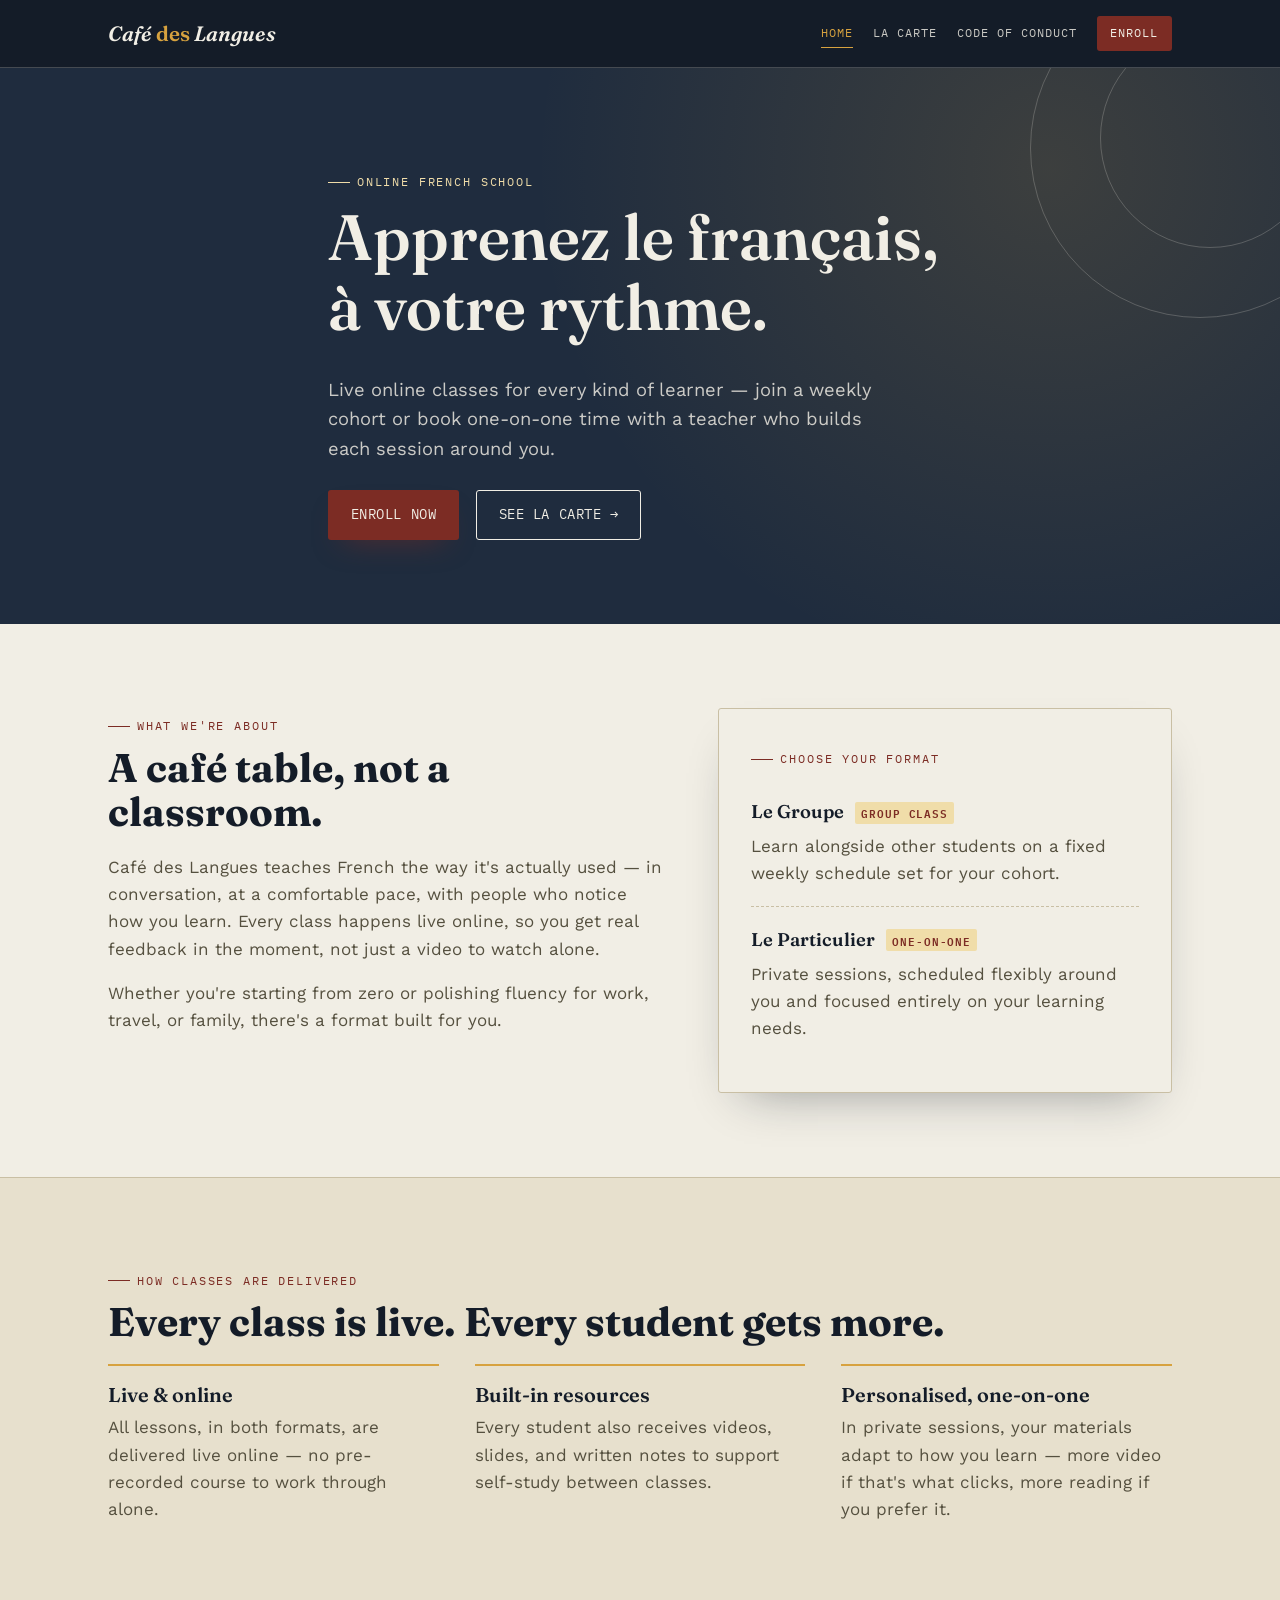
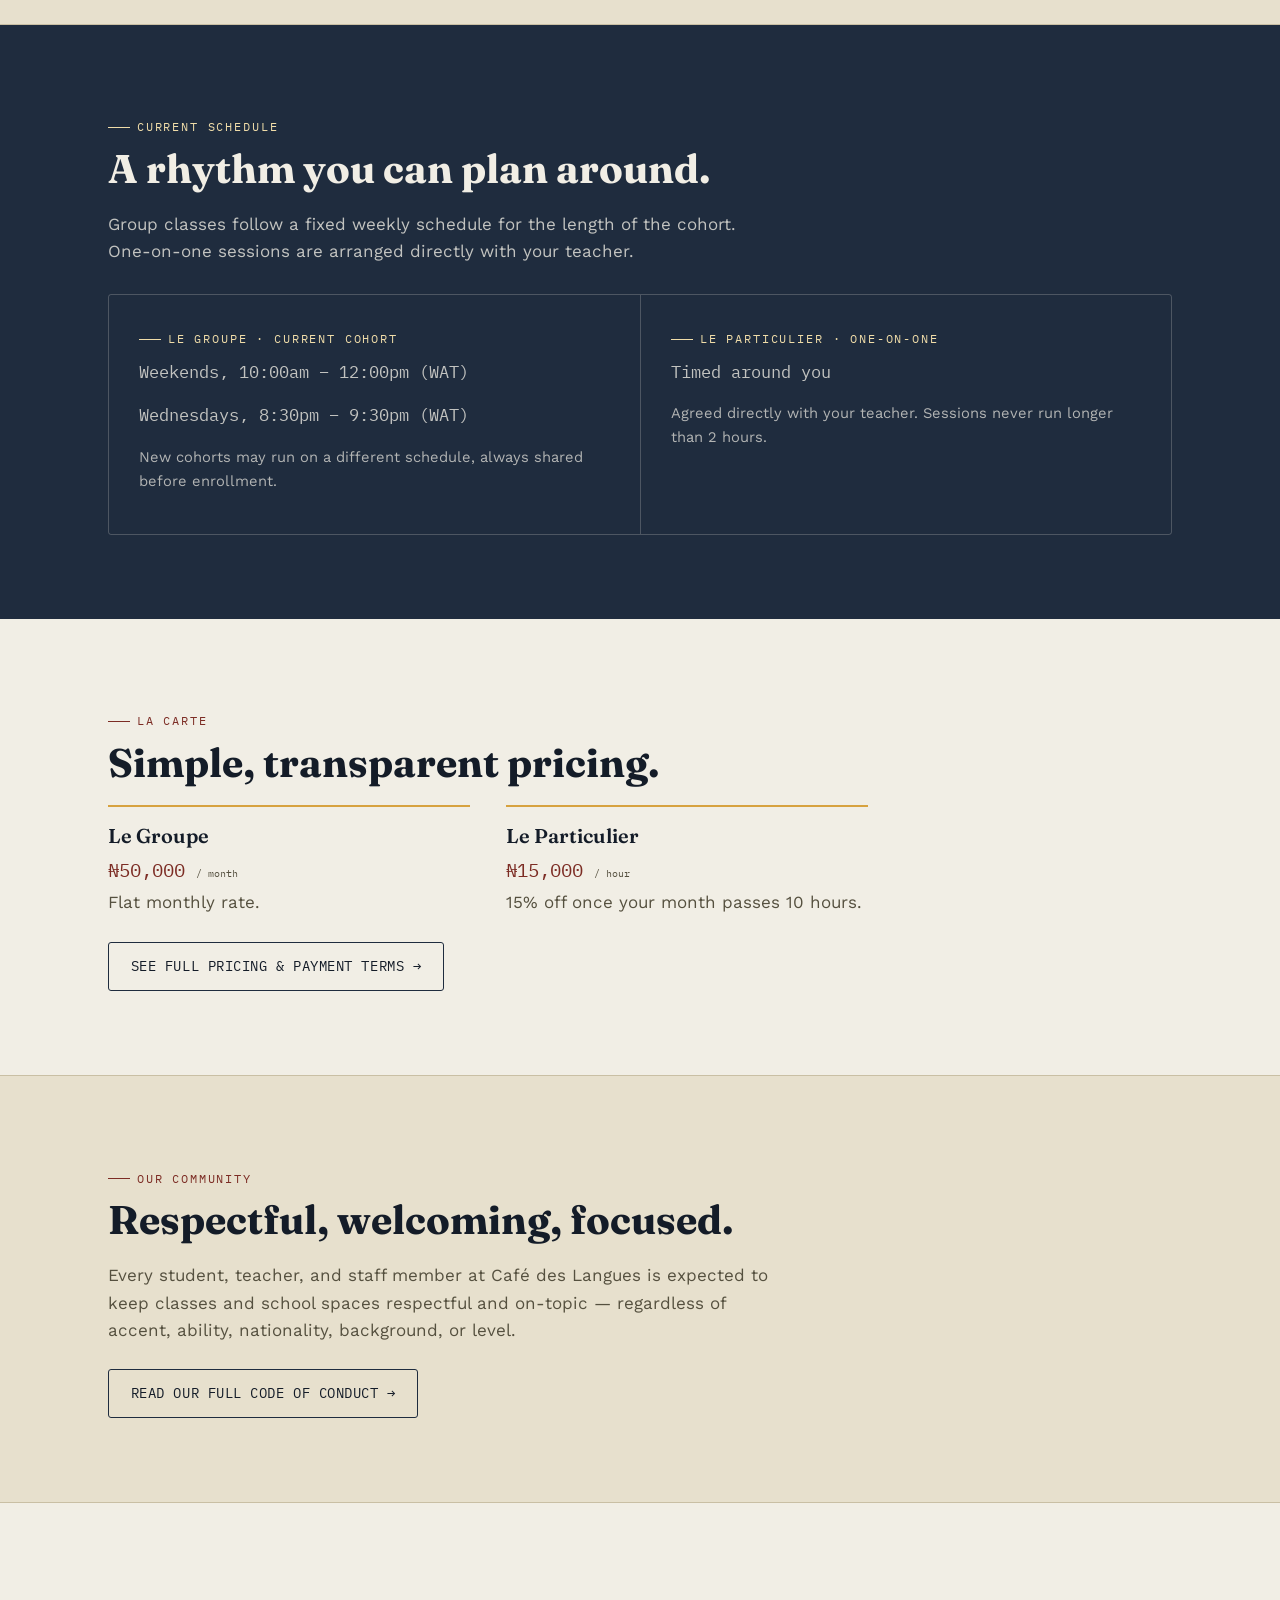
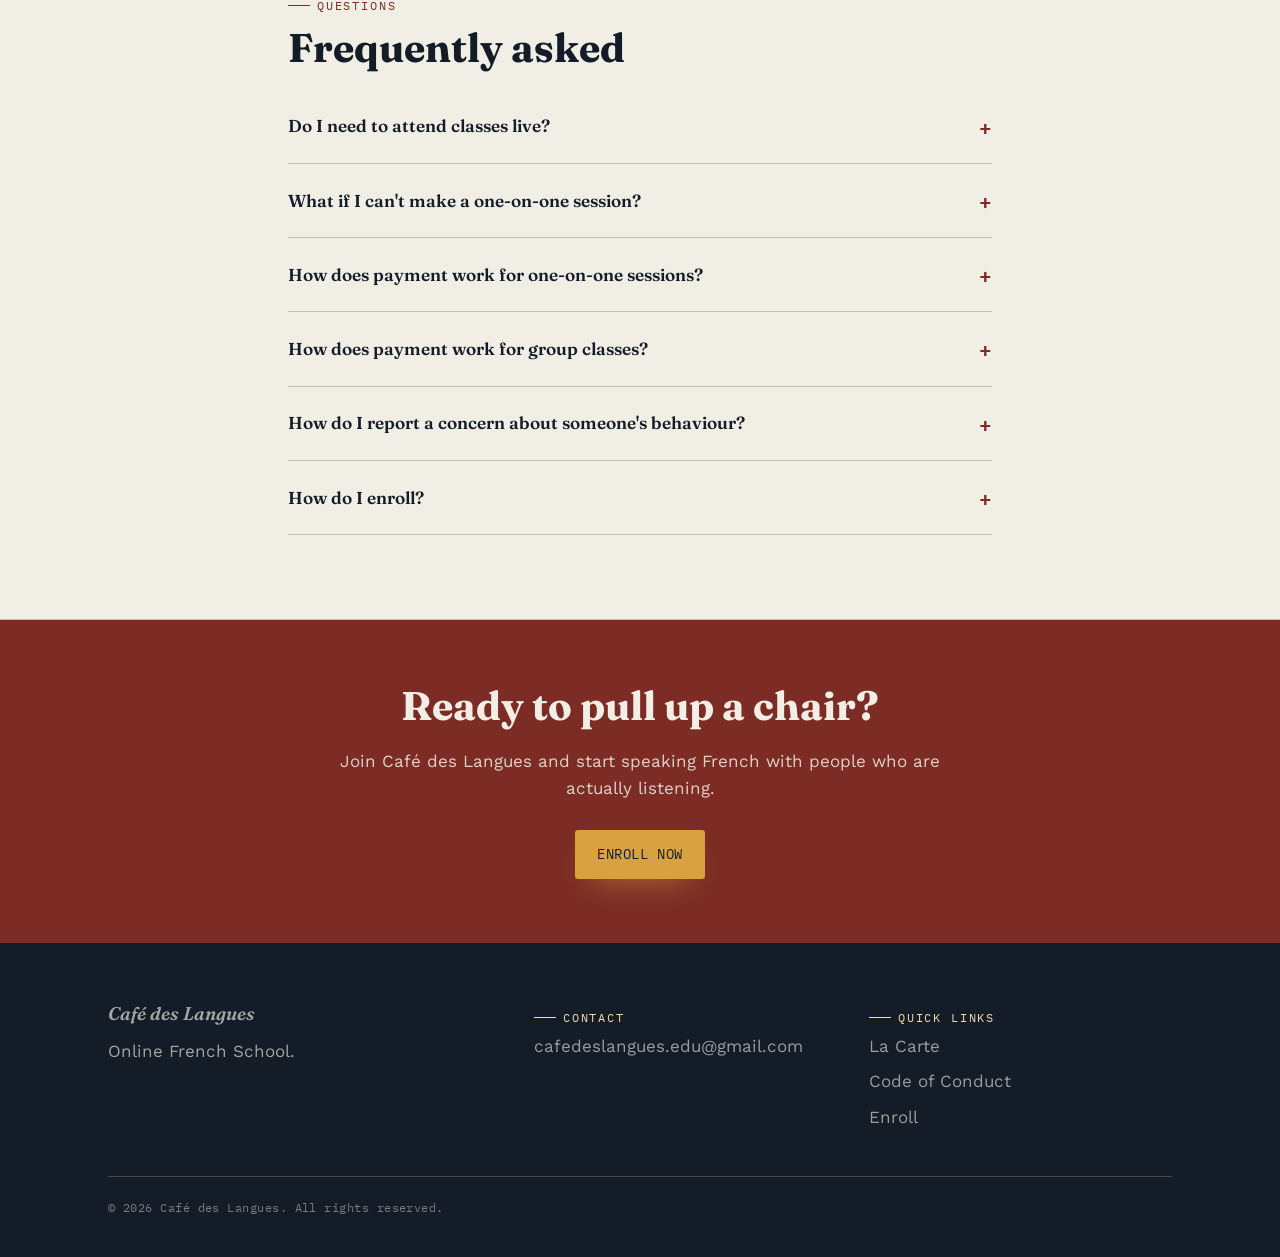
<file: index.html>
<!DOCTYPE html>
<html lang="en">
<head>
<meta charset="UTF-8">
<meta name="viewport" content="width=device-width, initial-scale=1.0">
<title>Café des Langues — Online French School</title>
<meta name="description" content="Café des Langues is an online French school offering live group classes and one-on-one sessions, taught with warmth and a real conversation at the table.">
<link rel="preconnect" href="https://fonts.googleapis.com">
<link rel="preconnect" href="https://fonts.gstatic.com" crossorigin>
<link href="https://fonts.googleapis.com/css2?family=Fraunces:ital,opsz,wght@0,9..144,500;0,9..144,600;0,9..144,700;1,9..144,500&family=Work+Sans:wght@400;500;600&family=IBM+Plex+Mono:wght@400;500&display=swap" rel="stylesheet">
<link rel="stylesheet" href="css/style.css">
</head>
<body>

<header class="site-header">
  <div class="wrap">
    <a href="index.html" class="wordmark">Café <span>des</span> Langues</a>
    <nav class="site-nav" aria-label="Primary">
      <a href="index.html" class="is-active">Home</a>
      <a href="pricing.html">La Carte</a>
      <a href="code-of-conduct.html">Code of Conduct</a>
      <a href="enroll.html" class="nav-cta">Enroll</a>
    </nav>
  </div>
</header>

<section class="hero">
  <div class="wrap hero-grid">
    <p class="eyebrow">Online French School</p>
    <h1>Apprenez le français,<br>à votre rythme.</h1>
    <p class="lede">Live online classes for every kind of learner — join a weekly cohort or book one-on-one time with a teacher who builds each session around you.</p>
    <div class="cta-row">
      <a class="btn btn-wine" href="enroll.html">Enroll now</a>
      <a class="btn btn-outline" href="pricing.html" style="border-color:#F1EEE5; color:#F1EEE5;">See la carte →</a>
    </div>
  </div>
</section>

<section class="section" id="about">
  <div class="wrap about-grid">
    <div>
      <p class="eyebrow">What we're about</p>
      <h2>A café table, not a classroom.</h2>
      <p>Café des Langues teaches French the way it's actually used — in conversation, at a comfortable pace, with people who notice how you learn. Every class happens live online, so you get real feedback in the moment, not just a video to watch alone.</p>
      <p>Whether you're starting from zero or polishing fluency for work, travel, or family, there's a format built for you.</p>
    </div>
    <div class="format-card">
      <p class="eyebrow">Choose your format</p>
      <dl class="menu-list">
        <div class="menu-item">
          <dt>Le Groupe <span class="tag">Group Class</span></dt>
          <dd>Learn alongside other students on a fixed weekly schedule set for your cohort.</dd>
        </div>
        <div class="menu-item">
          <dt>Le Particulier <span class="tag">One-on-One</span></dt>
          <dd>Private sessions, scheduled flexibly around you and focused entirely on your learning needs.</dd>
        </div>
      </dl>
    </div>
  </div>
</section>

<section class="section section-alt">
  <div class="wrap">
    <p class="eyebrow">How classes are delivered</p>
    <h2>Every class is live. Every student gets more.</h2>
    <div class="trio">
      <div class="trio-item">
        <h3>Live &amp; online</h3>
        <p>All lessons, in both formats, are delivered live online — no pre-recorded course to work through alone.</p>
      </div>
      <div class="trio-item">
        <h3>Built-in resources</h3>
        <p>Every student also receives videos, slides, and written notes to support self-study between classes.</p>
      </div>
      <div class="trio-item">
        <h3>Personalised, one-on-one</h3>
        <p>In private sessions, your materials adapt to how you learn — more video if that's what clicks, more reading if you prefer it.</p>
      </div>
    </div>
  </div>
</section>

<section class="section section-dark">
  <div class="wrap">
    <p class="eyebrow">Current schedule</p>
    <h2>A rhythm you can plan around.</h2>
    <p style="max-width:60ch;">Group classes follow a fixed weekly schedule for the length of the cohort. One-on-one sessions are arranged directly with your teacher.</p>
    <div class="schedule-card">
      <div class="schedule-cell">
        <p class="eyebrow">Le Groupe · current cohort</p>
        <p class="schedule-time">Weekends, 10:00am – 12:00pm (WAT)</p>
        <p class="schedule-time">Wednesdays, 8:30pm – 9:30pm (WAT)</p>
        <p style="color:rgba(241,238,229,0.7); font-size:0.92rem; margin-top:10px;">New cohorts may run on a different schedule, always shared before enrollment.</p>
      </div>
      <div class="schedule-cell">
        <p class="eyebrow">Le Particulier · one-on-one</p>
        <p class="schedule-time">Timed around you</p>
        <p style="color:rgba(241,238,229,0.7); font-size:0.92rem; margin-top:10px;">Agreed directly with your teacher. Sessions never run longer than 2 hours.</p>
      </div>
    </div>
  </div>
</section>

<section class="section">
  <div class="wrap">
    <p class="eyebrow">La carte</p>
    <h2>Simple, transparent pricing.</h2>
    <div class="trio" style="grid-template-columns:1fr 1fr; max-width:760px;">
      <div class="trio-item">
        <h3>Le Groupe</h3>
        <p style="font-family:var(--font-mono); color:var(--wine); font-size:1.2rem; margin-bottom:0.2em;">₦50,000 <small style="font-size:0.6rem; color:var(--ink-soft);">/ month</small></p>
        <p>Flat monthly rate.</p>
      </div>
      <div class="trio-item">
        <h3>Le Particulier</h3>
        <p style="font-family:var(--font-mono); color:var(--wine); font-size:1.2rem; margin-bottom:0.2em;">₦15,000 <small style="font-size:0.6rem; color:var(--ink-soft);">/ hour</small></p>
        <p>15% off once your month passes 10 hours.</p>
      </div>
    </div>
    <a class="btn btn-outline" href="pricing.html" style="margin-top:8px;">See full pricing &amp; payment terms →</a>
  </div>
</section>

<section class="section section-alt">
  <div class="wrap">
    <p class="eyebrow">Our community</p>
    <h2>Respectful, welcoming, focused.</h2>
    <p style="max-width:60ch;">Every student, teacher, and staff member at Café des Langues is expected to keep classes and school spaces respectful and on-topic — regardless of accent, ability, nationality, background, or level.</p>
    <a class="btn btn-outline" href="code-of-conduct.html" style="margin-top:8px;">Read our full code of conduct →</a>
  </div>
</section>

<section class="section" id="faq">
  <div class="wrap" style="max-width:760px;">
    <p class="eyebrow">Questions</p>
    <h2>Frequently asked</h2>

    <details class="faq-item">
      <summary>Do I need to attend classes live?</summary>
      <p>Yes — all lessons, whether group or one-on-one, are delivered live online. You'll also get videos, slides, and notes to reinforce what you learn between sessions.</p>
    </details>

    <details class="faq-item">
      <summary>What if I can't make a one-on-one session?</summary>
      <p>Notify your teacher at least 12 hours before the scheduled time and you won't be charged for that session. If you miss a session without notice, a ₦5,000 penalty applies.</p>
    </details>

    <details class="faq-item">
      <summary>How does payment work for one-on-one sessions?</summary>
      <p>It's billed hourly at ₦15,000, split into two payments: 50% upfront, and the remaining 50% before the last week of the month. If your monthly hours pass 10, a 15% discount applies.</p>
    </details>

    <details class="faq-item">
      <summary>How does payment work for group classes?</summary>
      <p>Group classes are billed at a flat ₦50,000 per month.</p>
    </details>

    <details class="faq-item">
      <summary>How do I report a concern about someone's behaviour?</summary>
      <p>Email <a href="mailto:cafedeslangues.edu@gmail.com" style="text-decoration:underline;">cafedeslangues.edu@gmail.com</a> with as much detail as you can. Reports are handled confidentially, and we don't retaliate against anyone who reports in good faith.</p>
    </details>

    <details class="faq-item">
      <summary>How do I enroll?</summary>
      <p>Head to our <a href="enroll.html" style="text-decoration:underline;">enrollment page</a> — it walks through choosing a format, filling in the form, and getting your first class scheduled.</p>
    </details>
  </div>
</section>

<section class="cta-band">
  <div class="wrap">
    <h2>Ready to pull up a chair?</h2>
    <p>Join Café des Langues and start speaking French with people who are actually listening.</p>
    <div class="cta-row">
      <a class="btn btn-gold" href="enroll.html">Enroll now</a>
    </div>
  </div>
</section>

<footer class="site-footer">
  <div class="wrap footer-grid">
    <div>
      <p class="wordmark" style="font-size:1.15rem;">Café des Langues</p>
      <p>Online French School.</p>
    </div>
    <div>
      <p class="eyebrow">Contact</p>
      <a href="mailto:cafedeslangues.edu@gmail.com">cafedeslangues.edu@gmail.com</a>
    </div>
    <div>
      <p class="eyebrow">Quick links</p>
      <a href="pricing.html">La Carte</a>
      <a href="code-of-conduct.html">Code of Conduct</a>
      <a href="enroll.html">Enroll</a>
    </div>
  </div>
  <div class="wrap">
    <p class="fineprint">© <span id="year"></span> Café des Langues. All rights reserved.</p>
  </div>
</footer>

<script>document.getElementById('year').textContent = new Date().getFullYear();</script>
</body>
</html>
</file>
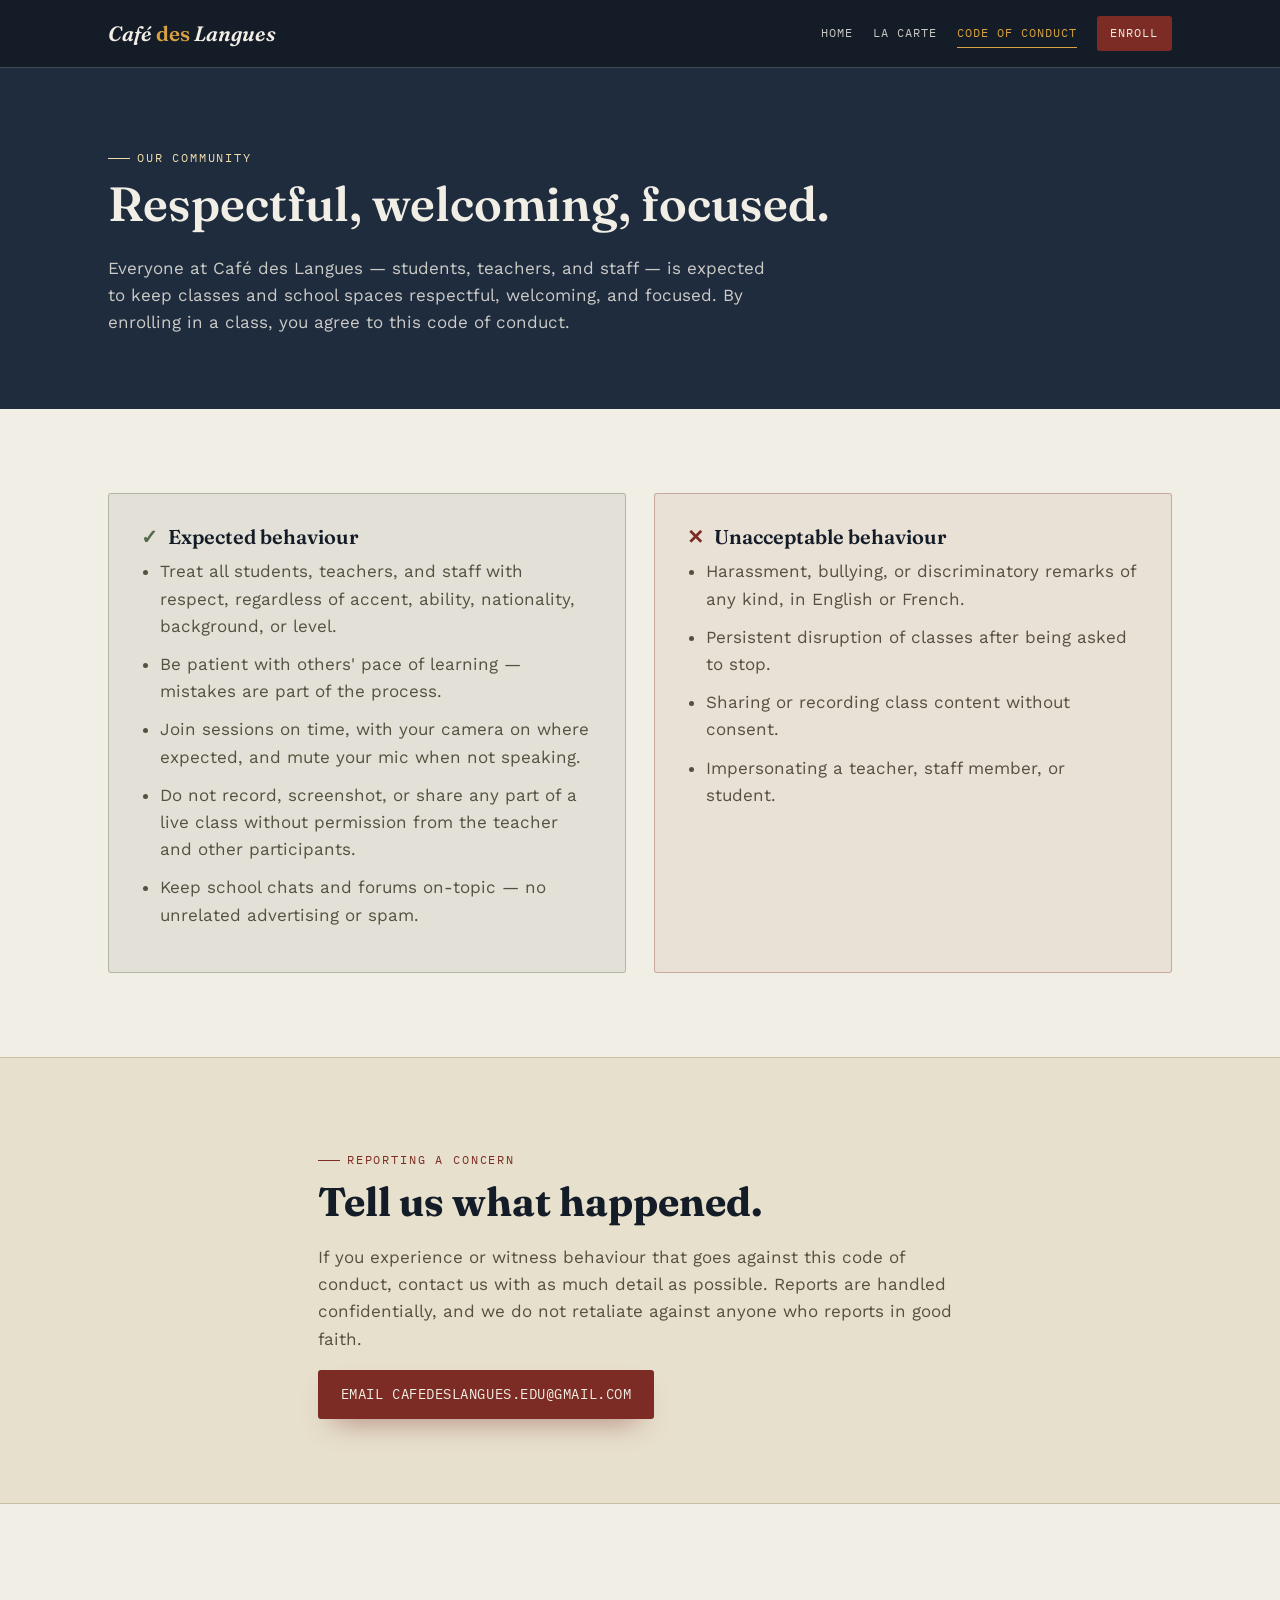
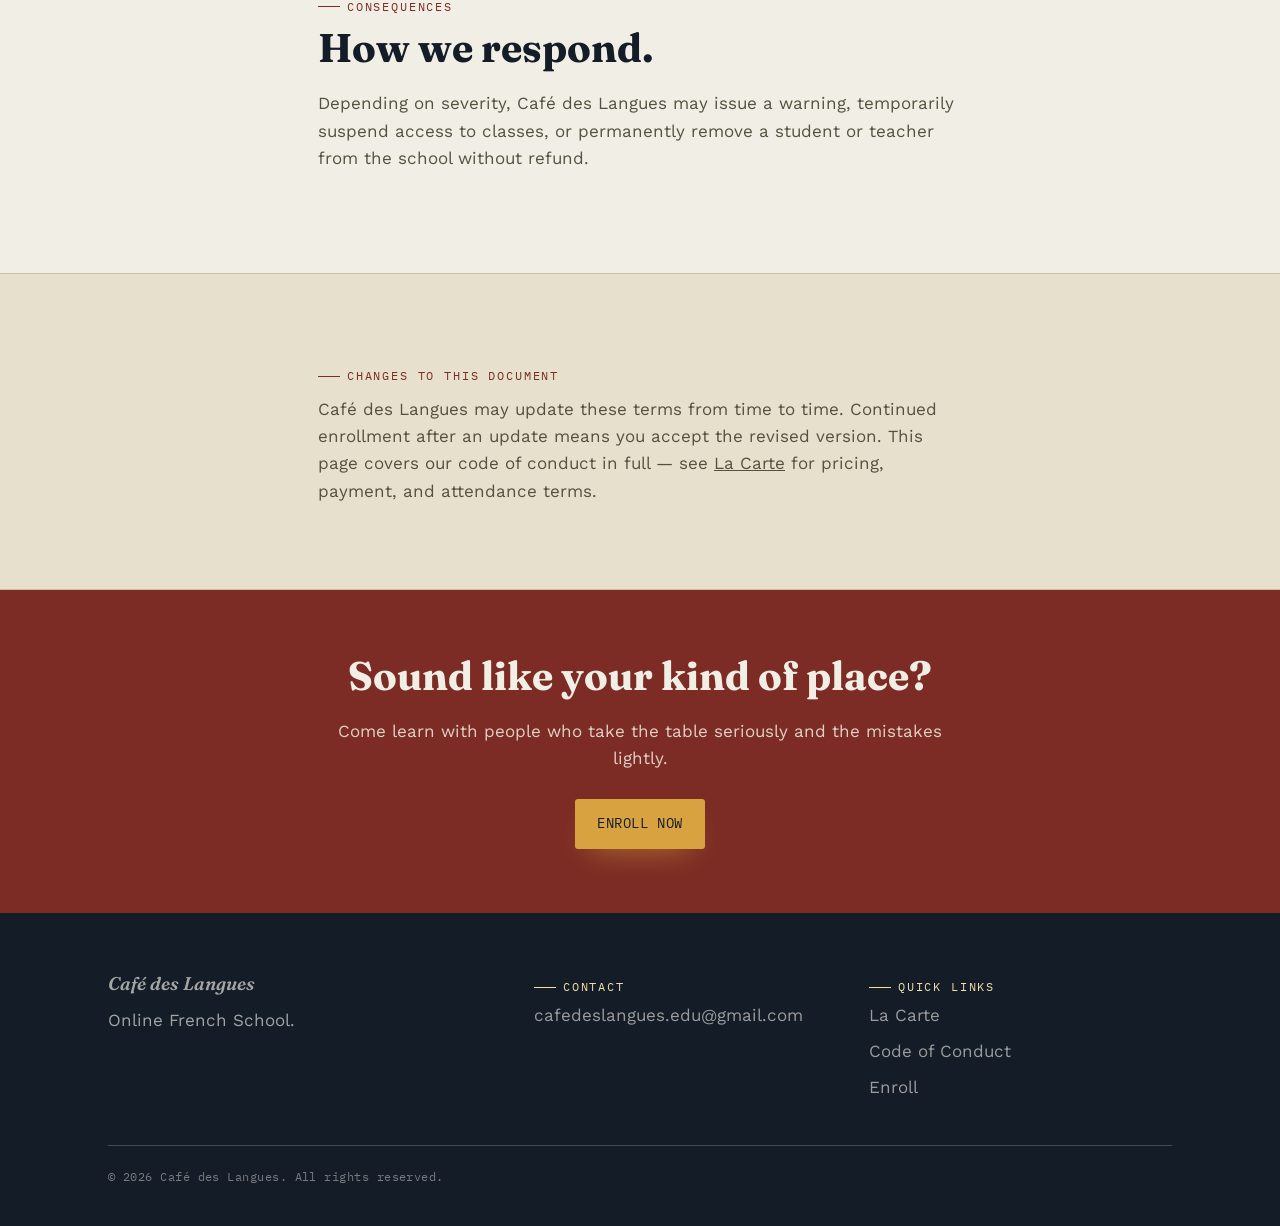
<file: code-of-conduct.html>
<!DOCTYPE html>
<html lang="en">
<head>
<meta charset="UTF-8">
<meta name="viewport" content="width=device-width, initial-scale=1.0">
<title>Code of Conduct | Café des Langues</title>
<meta name="description" content="The standards of behaviour expected from students, teachers, and staff at Café des Langues, plus how to report a concern.">
<link rel="preconnect" href="https://fonts.googleapis.com">
<link rel="preconnect" href="https://fonts.gstatic.com" crossorigin>
<link href="https://fonts.googleapis.com/css2?family=Fraunces:ital,opsz,wght@0,9..144,500;0,9..144,600;0,9..144,700;1,9..144,500&family=Work+Sans:wght@400;500;600&family=IBM+Plex+Mono:wght@400;500&display=swap" rel="stylesheet">
<link rel="stylesheet" href="css/style.css">
</head>
<body>

<header class="site-header">
  <div class="wrap">
    <a href="index.html" class="wordmark">Café <span>des</span> Langues</a>
    <nav class="site-nav" aria-label="Primary">
      <a href="index.html">Home</a>
      <a href="pricing.html">La Carte</a>
      <a href="code-of-conduct.html" class="is-active">Code of Conduct</a>
      <a href="enroll.html" class="nav-cta">Enroll</a>
    </nav>
  </div>
</header>

<section class="page-hero">
  <div class="wrap">
    <p class="eyebrow">Our community</p>
    <h1>Respectful, welcoming, focused.</h1>
    <p>Everyone at Café des Langues — students, teachers, and staff — is expected to keep classes and school spaces respectful, welcoming, and focused. By enrolling in a class, you agree to this code of conduct.</p>
  </div>
</section>

<section class="section">
  <div class="wrap">
    <div class="conduct-grid">
      <div class="conduct-card do">
        <h3><span class="mark-do" aria-hidden="true">✓</span> Expected behaviour</h3>
        <ul>
          <li>Treat all students, teachers, and staff with respect, regardless of accent, ability, nationality, background, or level.</li>
          <li>Be patient with others' pace of learning — mistakes are part of the process.</li>
          <li>Join sessions on time, with your camera on where expected, and mute your mic when not speaking.</li>
          <li>Do not record, screenshot, or share any part of a live class without permission from the teacher and other participants.</li>
          <li>Keep school chats and forums on-topic — no unrelated advertising or spam.</li>
        </ul>
      </div>
      <div class="conduct-card dont">
        <h3><span class="mark-dont" aria-hidden="true">✕</span> Unacceptable behaviour</h3>
        <ul>
          <li>Harassment, bullying, or discriminatory remarks of any kind, in English or French.</li>
          <li>Persistent disruption of classes after being asked to stop.</li>
          <li>Sharing or recording class content without consent.</li>
          <li>Impersonating a teacher, staff member, or student.</li>
        </ul>
      </div>
    </div>
  </div>
</section>

<section class="section section-alt">
  <div class="wrap" style="max-width:700px;">
    <p class="eyebrow">Reporting a concern</p>
    <h2>Tell us what happened.</h2>
    <p>If you experience or witness behaviour that goes against this code of conduct, contact us with as much detail as possible. Reports are handled confidentially, and we do not retaliate against anyone who reports in good faith.</p>
    <a class="btn btn-wine" href="mailto:cafedeslangues.edu@gmail.com">Email cafedeslangues.edu@gmail.com</a>
  </div>
</section>

<section class="section">
  <div class="wrap" style="max-width:700px;">
    <p class="eyebrow">Consequences</p>
    <h2>How we respond.</h2>
    <p>Depending on severity, Café des Langues may issue a warning, temporarily suspend access to classes, or permanently remove a student or teacher from the school without refund.</p>
  </div>
</section>

<section class="section section-alt">
  <div class="wrap" style="max-width:700px;">
    <p class="eyebrow">Changes to this document</p>
    <p style="margin:0;">Café des Langues may update these terms from time to time. Continued enrollment after an update means you accept the revised version. This page covers our code of conduct in full — see <a href="pricing.html" style="text-decoration:underline;">La Carte</a> for pricing, payment, and attendance terms.</p>
  </div>
</section>

<section class="cta-band">
  <div class="wrap">
    <h2>Sound like your kind of place?</h2>
    <p>Come learn with people who take the table seriously and the mistakes lightly.</p>
    <div class="cta-row">
      <a class="btn btn-gold" href="enroll.html">Enroll now</a>
    </div>
  </div>
</section>

<footer class="site-footer">
  <div class="wrap footer-grid">
    <div>
      <p class="wordmark" style="font-size:1.15rem;">Café des Langues</p>
      <p>Online French School.</p>
    </div>
    <div>
      <p class="eyebrow">Contact</p>
      <a href="mailto:cafedeslangues.edu@gmail.com">cafedeslangues.edu@gmail.com</a>
    </div>
    <div>
      <p class="eyebrow">Quick links</p>
      <a href="pricing.html">La Carte</a>
      <a href="code-of-conduct.html">Code of Conduct</a>
      <a href="enroll.html">Enroll</a>
    </div>
  </div>
  <div class="wrap">
    <p class="fineprint">© <span id="year"></span> Café des Langues. All rights reserved.</p>
  </div>
</footer>

<script>document.getElementById('year').textContent = new Date().getFullYear();</script>
</body>
</html>
</file>
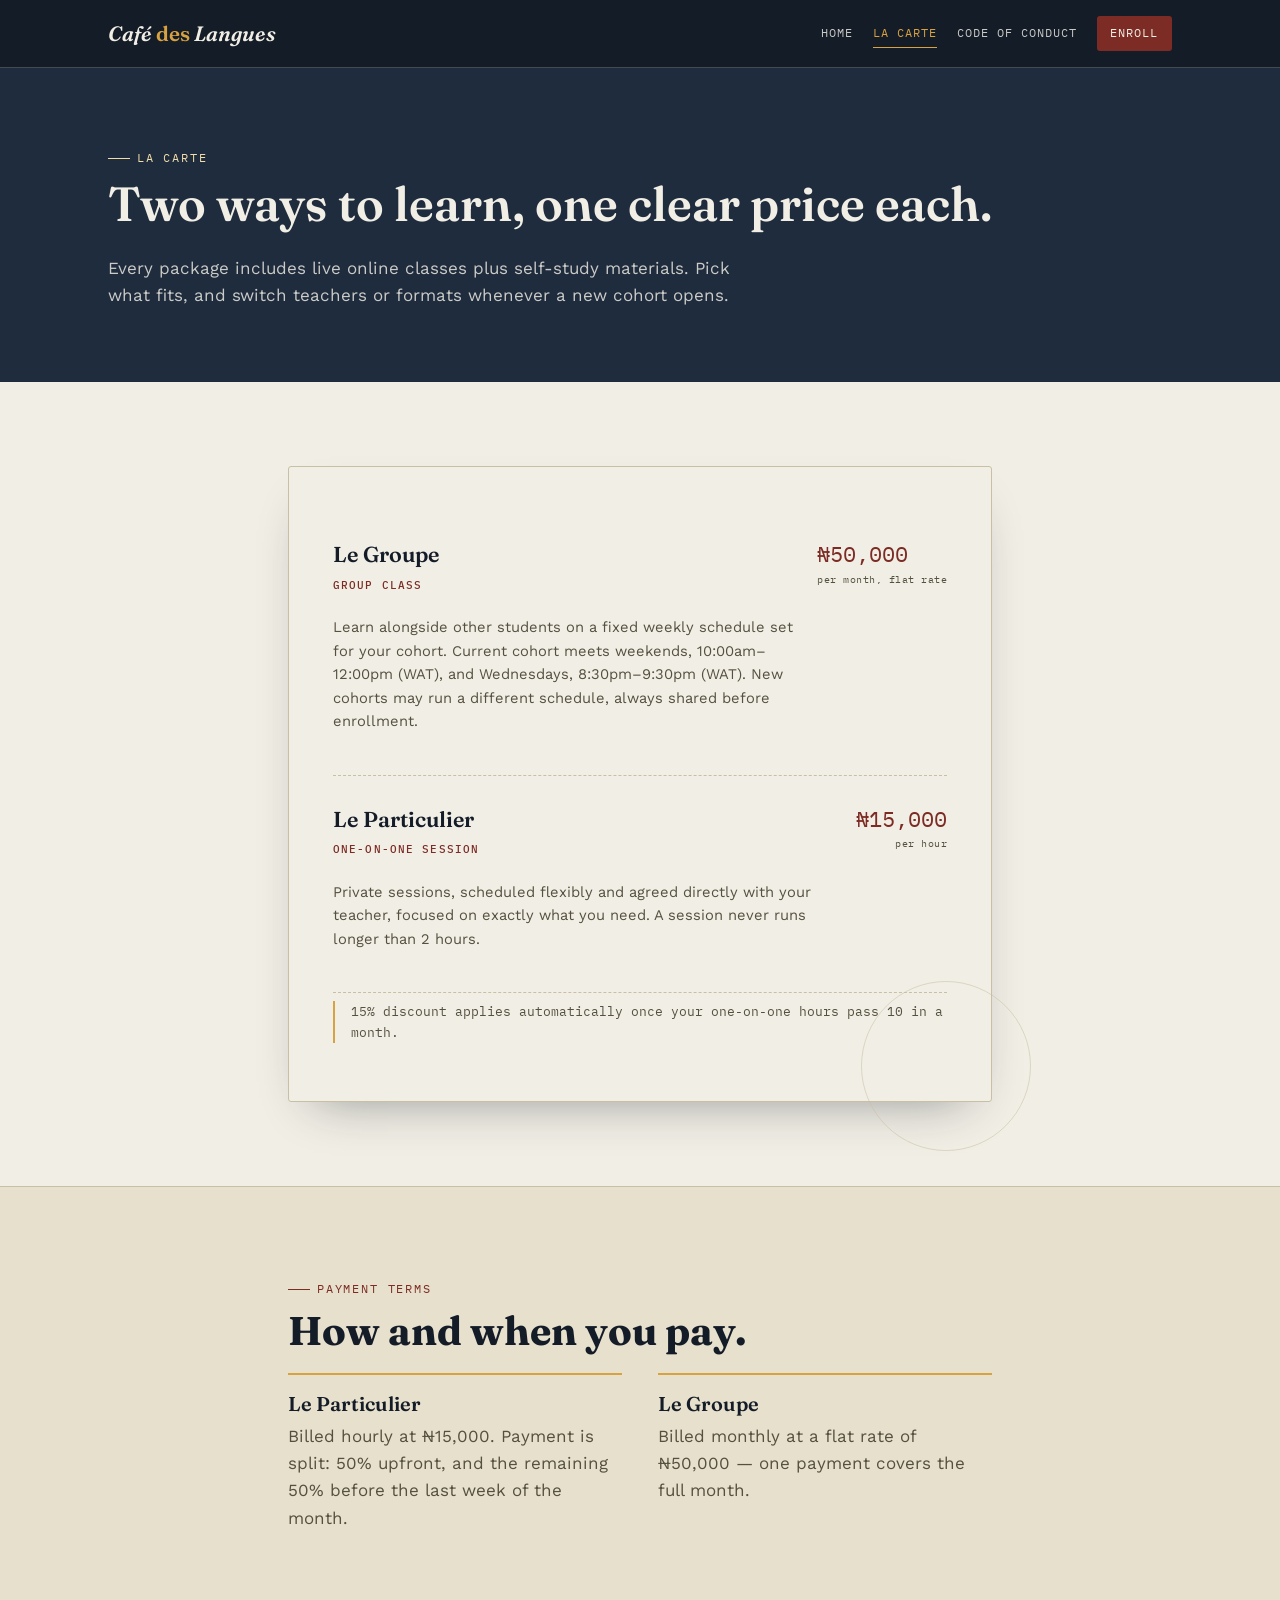
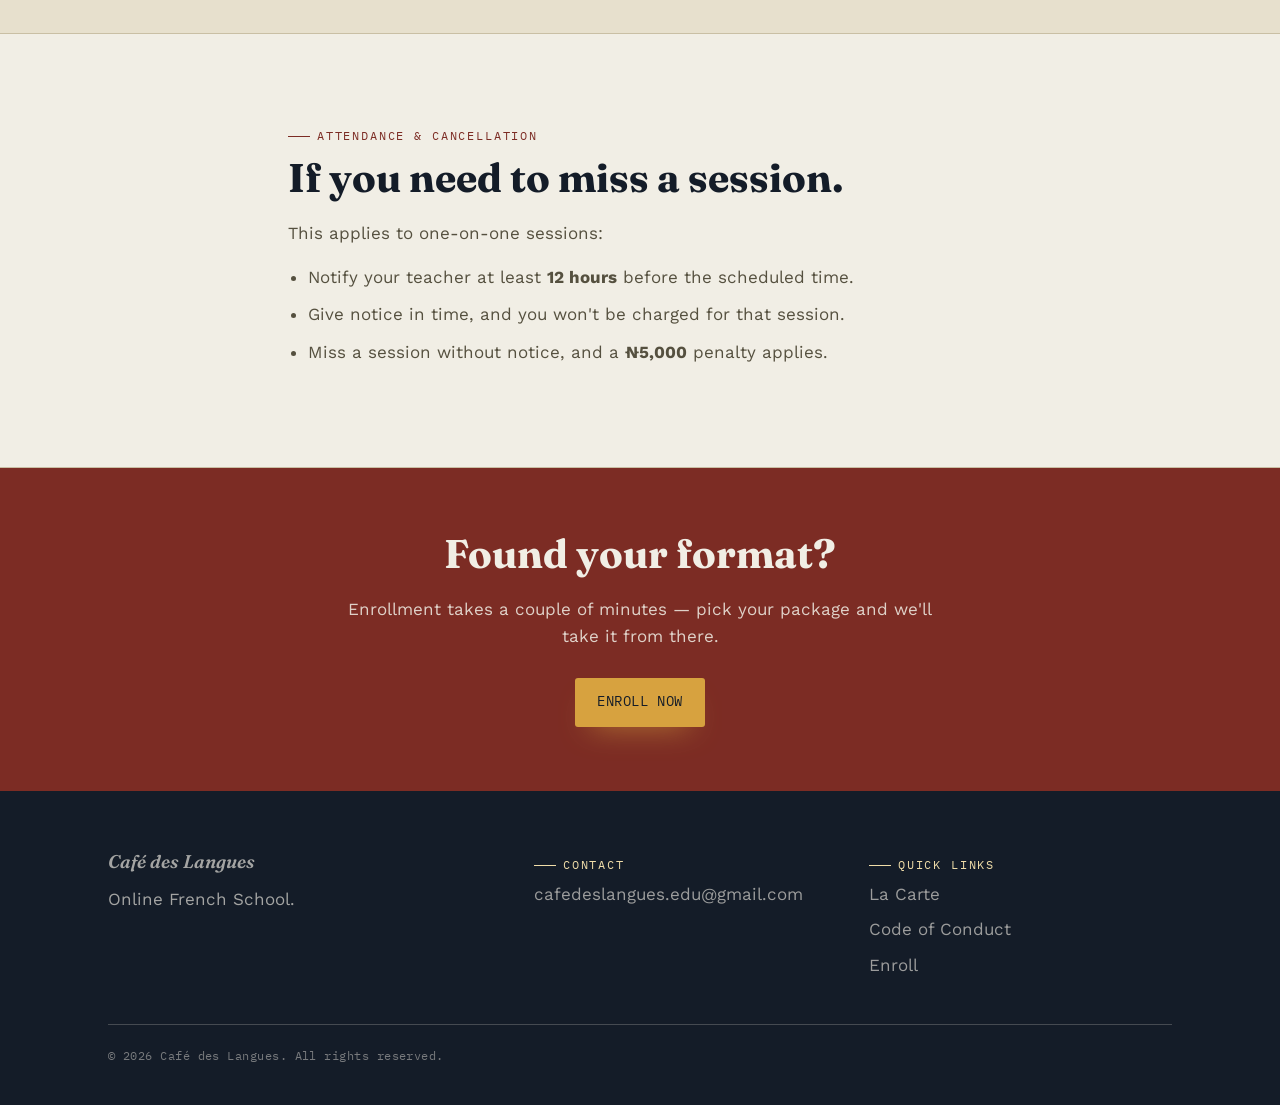
<file: pricing.html>
<!DOCTYPE html>
<html lang="en">
<head>
<meta charset="UTF-8">
<meta name="viewport" content="width=device-width, initial-scale=1.0">
<title>La Carte — Pricing | Café des Langues</title>
<meta name="description" content="Pricing for Café des Langues group classes and one-on-one sessions, plus payment terms and our attendance and cancellation policy.">
<link rel="preconnect" href="https://fonts.googleapis.com">
<link rel="preconnect" href="https://fonts.gstatic.com" crossorigin>
<link href="https://fonts.googleapis.com/css2?family=Fraunces:ital,opsz,wght@0,9..144,500;0,9..144,600;0,9..144,700;1,9..144,500&family=Work+Sans:wght@400;500;600&family=IBM+Plex+Mono:wght@400;500&display=swap" rel="stylesheet">
<link rel="stylesheet" href="css/style.css">
</head>
<body>

<header class="site-header">
  <div class="wrap">
    <a href="index.html" class="wordmark">Café <span>des</span> Langues</a>
    <nav class="site-nav" aria-label="Primary">
      <a href="index.html">Home</a>
      <a href="pricing.html" class="is-active">La Carte</a>
      <a href="code-of-conduct.html">Code of Conduct</a>
      <a href="enroll.html" class="nav-cta">Enroll</a>
    </nav>
  </div>
</header>

<section class="page-hero">
  <div class="wrap">
    <p class="eyebrow">La Carte</p>
    <h1>Two ways to learn, one clear price each.</h1>
    <p>Every package includes live online classes plus self-study materials. Pick what fits, and switch teachers or formats whenever a new cohort opens.</p>
  </div>
</section>

<section class="section">
  <div class="wrap" style="max-width:760px;">
    <div class="carte-card">
      <div class="carte-ring" aria-hidden="true"></div>

      <div class="carte-row">
        <div>
          <p class="carte-name">Le Groupe<small>Group Class</small></p>
          <p class="carte-note">Learn alongside other students on a fixed weekly schedule set for your cohort. Current cohort meets weekends, 10:00am–12:00pm (WAT), and Wednesdays, 8:30pm–9:30pm (WAT). New cohorts may run a different schedule, always shared before enrollment.</p>
        </div>
        <p class="carte-price">₦50,000<small>per month, flat rate</small></p>
      </div>

      <div class="carte-row">
        <div>
          <p class="carte-name">Le Particulier<small>One-on-One Session</small></p>
          <p class="carte-note">Private sessions, scheduled flexibly and agreed directly with your teacher, focused on exactly what you need. A session never runs longer than 2 hours.</p>
        </div>
        <p class="carte-price">₦15,000<small>per hour</small></p>
      </div>

      <p class="footnote" style="margin-top:8px;">15% discount applies automatically once your one-on-one hours pass 10 in a month.</p>
    </div>
  </div>
</section>

<section class="section section-alt">
  <div class="wrap" style="max-width:760px;">
    <p class="eyebrow">Payment terms</p>
    <h2>How and when you pay.</h2>

    <div class="trio" style="grid-template-columns:1fr 1fr;">
      <div class="trio-item">
        <h3>Le Particulier</h3>
        <p>Billed hourly at ₦15,000. Payment is split: 50% upfront, and the remaining 50% before the last week of the month.</p>
      </div>
      <div class="trio-item">
        <h3>Le Groupe</h3>
        <p>Billed monthly at a flat rate of ₦50,000 — one payment covers the full month.</p>
      </div>
    </div>
  </div>
</section>

<section class="section">
  <div class="wrap" style="max-width:760px;">
    <p class="eyebrow">Attendance &amp; cancellation</p>
    <h2>If you need to miss a session.</h2>
    <p>This applies to one-on-one sessions:</p>
    <ul style="color:var(--ink-soft); padding-left:1.2em;">
      <li style="margin-bottom:0.6em;">Notify your teacher at least <strong>12 hours</strong> before the scheduled time.</li>
      <li style="margin-bottom:0.6em;">Give notice in time, and you won't be charged for that session.</li>
      <li>Miss a session without notice, and a <strong>₦5,000</strong> penalty applies.</li>
    </ul>
  </div>
</section>

<section class="cta-band">
  <div class="wrap">
    <h2>Found your format?</h2>
    <p>Enrollment takes a couple of minutes — pick your package and we'll take it from there.</p>
    <div class="cta-row">
      <a class="btn btn-gold" href="enroll.html">Enroll now</a>
    </div>
  </div>
</section>

<footer class="site-footer">
  <div class="wrap footer-grid">
    <div>
      <p class="wordmark" style="font-size:1.15rem;">Café des Langues</p>
      <p>Online French School.</p>
    </div>
    <div>
      <p class="eyebrow">Contact</p>
      <a href="mailto:cafedeslangues.edu@gmail.com">cafedeslangues.edu@gmail.com</a>
    </div>
    <div>
      <p class="eyebrow">Quick links</p>
      <a href="pricing.html">La Carte</a>
      <a href="code-of-conduct.html">Code of Conduct</a>
      <a href="enroll.html">Enroll</a>
    </div>
  </div>
  <div class="wrap">
    <p class="fineprint">© <span id="year"></span> Café des Langues. All rights reserved.</p>
  </div>
</footer>

<script>document.getElementById('year').textContent = new Date().getFullYear();</script>
</body>
</html>
</file>
<file: css/style.css>
/* ============================================================
   Café des Langues — design tokens
   ============================================================ */
:root{
  --paper:       #F1EEE5;
  --paper-deep:  #E7E0CD;
  --ink:         #211E19;
  --ink-soft:    #55503F;
  --navy:        #1F2C3E;
  --navy-deep:   #141C28;
  --gold:        #D7A23F;
  --gold-soft:   #F0DDA9;
  --wine:        #7C2C24;
  --wine-deep:   #5B1E19;
  --sage:        #56684C;
  --line:        #C9BFA4;
  --line-dark:   rgba(241,238,229,0.22);

  --font-display: "Fraunces", "Iowan Old Style", Georgia, serif;
  --font-body:    "Work Sans", "Segoe UI", sans-serif;
  --font-mono:    "IBM Plex Mono", "SFMono-Regular", Menlo, monospace;

  --wrap: 1120px;
  --radius: 3px;
  --shadow: 0 22px 48px -26px rgba(20,28,40,0.45);
}

@media (prefers-reduced-motion: no-preference){
  html{ scroll-behavior:smooth; }
}

*, *::before, *::after{ box-sizing:border-box; }
html,body{ margin:0; padding:0; }

body{
  background:var(--paper);
  color:var(--ink);
  font-family:var(--font-body);
  font-size:17px;
  line-height:1.6;
  -webkit-font-smoothing:antialiased;
}

img{ max-width:100%; display:block; }

a{ color:inherit; text-decoration:none; }

.wrap{
  max-width:var(--wrap);
  margin:0 auto;
  padding:0 28px;
}

h1,h2,h3,h4{
  font-family:var(--font-display);
  font-weight:700;
  line-height:1.1;
  margin:0 0 0.5em;
  color:var(--navy-deep);
}

h1{ font-size:clamp(2.4rem, 5vw, 4.1rem); font-weight:600; }
h2{ font-size:clamp(1.7rem, 3.2vw, 2.5rem); }
h3{ font-size:1.25rem; font-weight:600; }

p{ margin:0 0 1em; color:var(--ink-soft); }

.eyebrow{
  font-family:var(--font-mono);
  font-size:0.72rem;
  letter-spacing:0.16em;
  text-transform:uppercase;
  color:var(--wine);
  margin:0 0 0.9em;
  display:inline-flex;
  align-items:center;
  gap:0.6em;
}
.eyebrow::before{
  content:"";
  width:22px; height:1px;
  background:var(--wine);
  display:inline-block;
}

.lede{ font-size:1.15rem; max-width:52ch; }

:focus-visible{
  outline:3px solid var(--gold);
  outline-offset:3px;
}

/* ---------- buttons ---------- */
.btn{
  display:inline-flex;
  align-items:center;
  gap:0.5em;
  font-family:var(--font-mono);
  font-size:0.85rem;
  letter-spacing:0.04em;
  text-transform:uppercase;
  padding:0.95em 1.6em;
  border-radius:var(--radius);
  border:1px solid transparent;
  transition:transform .15s ease, box-shadow .15s ease, background .15s ease, color .15s ease;
}
.btn:hover{ transform:translateY(-2px); }

.btn-wine{
  background:var(--wine);
  color:var(--paper);
  box-shadow:0 14px 30px -16px rgba(124,44,36,0.75);
}
.btn-wine:hover{ background:var(--wine-deep); }

.btn-outline{
  border-color:var(--navy);
  color:var(--navy-deep);
}
.btn-outline:hover{ background:var(--navy); color:var(--paper); }

.btn-gold{
  background:var(--gold);
  color:var(--navy-deep);
  box-shadow:0 14px 30px -16px rgba(215,162,63,0.8);
}
.btn-gold:hover{ background:#c8933a; }

.cta-row{ display:flex; flex-wrap:wrap; gap:1em; margin-top:1.6em; }

/* ============================================================
   Header / nav
   ============================================================ */
.site-header{
  background:var(--navy-deep);
  color:var(--paper);
  position:sticky; top:0; z-index:40;
  border-bottom:1px solid var(--line-dark);
}
.site-header .wrap{
  display:flex;
  align-items:center;
  justify-content:space-between;
  flex-wrap:wrap;
  gap:0.8em;
  padding-top:16px;
  padding-bottom:16px;
}
.wordmark{
  font-family:var(--font-display);
  font-style:italic;
  font-weight:600;
  font-size:1.3rem;
  color:var(--paper);
}
.wordmark span{ color:var(--gold); font-style:normal; }

.site-nav{
  display:flex;
  align-items:center;
  flex-wrap:wrap;
  gap:1.6em;
  font-family:var(--font-mono);
  font-size:0.78rem;
  letter-spacing:0.08em;
  text-transform:uppercase;
}
.site-nav a{ color:var(--paper); opacity:0.82; padding:0.3em 0; border-bottom:1px solid transparent; }
.site-nav a:hover{ opacity:1; border-color:var(--gold); }
.site-nav a.is-active{ opacity:1; border-color:var(--gold); color:var(--gold); }
.site-nav a.nav-cta{
  background:var(--wine);
  padding:0.6em 1.1em;
  border-radius:var(--radius);
  opacity:1;
  border-bottom:none;
}
.site-nav a.nav-cta:hover{ background:var(--wine-deep); }

/* ============================================================
   Hero
   ============================================================ */
.hero{
  background:
    radial-gradient(circle at 82% 18%, rgba(215,162,63,0.16), transparent 45%),
    var(--navy);
  color:var(--paper);
  padding:96px 0 84px;
  position:relative;
  overflow:hidden;
}
.hero::after{
  content:"";
  position:absolute;
  right:-90px; top:-90px;
  width:340px; height:340px;
  border-radius:50%;
  border:1px solid var(--line-dark);
}
.hero::before{
  content:"";
  position:absolute;
  right:-40px; top:-40px;
  width:220px; height:220px;
  border-radius:50%;
  border:1px solid var(--line-dark);
}
.hero-grid{ position:relative; max-width:680px; }
.hero .eyebrow{ color:var(--gold-soft); }
.hero .eyebrow::before{ background:var(--gold-soft); }
.hero h1{ color:var(--paper); }
.hero .lede{ color:rgba(241,238,229,0.82); }

/* ============================================================
   Sections
   ============================================================ */
.section{ padding:84px 0; border-bottom:1px solid var(--line); }
.section:last-of-type{ border-bottom:none; }
.section-alt{ background:var(--paper-deep); }
.section-dark{ background:var(--navy); color:var(--paper); border-bottom:none; }
.section-dark h2, .section-dark h3{ color:var(--paper); }
.section-dark p{ color:rgba(241,238,229,0.78); }
.section-dark .eyebrow{ color:var(--gold-soft); }
.section-dark .eyebrow::before{ background:var(--gold-soft); }

.about-grid{
  display:grid;
  grid-template-columns:1.1fr 0.9fr;
  gap:56px;
  align-items:start;
}
@media (max-width:840px){ .about-grid{ grid-template-columns:1fr; } }

.format-card{
  background:var(--paper);
  border:1px solid var(--line);
  border-radius:var(--radius);
  padding:32px;
  box-shadow:var(--shadow);
}
.menu-list{ margin:0; }
.menu-item{ padding:18px 0; border-bottom:1px dashed var(--line); }
.menu-item:last-child{ border-bottom:none; }
.menu-item dt{
  font-family:var(--font-display);
  font-weight:600;
  font-size:1.15rem;
  color:var(--navy-deep);
  display:flex;
  align-items:baseline;
  gap:0.6em;
  flex-wrap:wrap;
}
.menu-item .tag{
  font-family:var(--font-mono);
  font-size:0.68rem;
  letter-spacing:0.08em;
  text-transform:uppercase;
  color:var(--wine);
  background:var(--gold-soft);
  padding:0.2em 0.55em;
  border-radius:2px;
}
.menu-item dd{ margin:0.4em 0 0; color:var(--ink-soft); }

/* three-column feature strip */
.trio{
  display:grid;
  grid-template-columns:repeat(3,1fr);
  gap:36px;
}
@media (max-width:760px){ .trio{ grid-template-columns:1fr; } }
.trio-item{
  border-top:2px solid var(--gold);
  padding-top:18px;
}
.trio-item h3{ margin-bottom:0.4em; }

/* schedule snapshot */
.schedule-card{
  display:grid;
  grid-template-columns:repeat(2,1fr);
  gap:0;
  border:1px solid var(--line-dark);
  border-radius:var(--radius);
  overflow:hidden;
  margin-top:28px;
}
@media (max-width:700px){ .schedule-card{ grid-template-columns:1fr; } }
.schedule-cell{ padding:26px 30px; }
.schedule-cell + .schedule-cell{ border-left:1px solid var(--line-dark); }
@media (max-width:700px){ .schedule-cell + .schedule-cell{ border-left:none; border-top:1px solid var(--line-dark); } }
.schedule-cell .eyebrow{ color:var(--gold-soft); }
.schedule-cell .eyebrow::before{ background:var(--gold-soft); }
.schedule-time{ font-family:var(--font-mono); font-size:1.05rem; color:var(--paper); }

/* ============================================================
   La Carte / pricing
   ============================================================ */
.carte-card{
  background:var(--paper);
  border:1px solid var(--line);
  border-radius:var(--radius);
  box-shadow:var(--shadow);
  padding:44px;
  position:relative;
}
.carte-ring{
  position:absolute;
  width:170px; height:170px;
  border:1px solid var(--line);
  border-radius:50%;
  right:-40px; bottom:-50px;
  opacity:0.55;
}
.carte-row{
  display:flex;
  justify-content:space-between;
  align-items:baseline;
  gap:20px;
  padding:26px 0;
  border-bottom:1px dashed var(--line);
}
.carte-row:last-child{ border-bottom:none; }
.carte-name{ font-family:var(--font-display); font-weight:600; font-size:1.35rem; color:var(--navy-deep); }
.carte-name small{
  display:block;
  font-family:var(--font-mono);
  font-size:0.7rem;
  letter-spacing:0.1em;
  text-transform:uppercase;
  color:var(--wine);
  font-weight:500;
  margin-top:0.35em;
}
.carte-price{
  font-family:var(--font-mono);
  font-size:1.35rem;
  color:var(--wine);
  white-space:nowrap;
}
.carte-price small{ font-size:0.6rem; color:var(--ink-soft); display:block; text-align:right; letter-spacing:0.05em; }
.carte-note{ font-size:0.92rem; color:var(--ink-soft); margin-top:8px; max-width:56ch; }

.footnote{
  font-family:var(--font-mono);
  font-size:0.82rem;
  color:var(--ink-soft);
  border-left:2px solid var(--gold);
  padding-left:16px;
  margin:0 0 14px;
}

/* ============================================================
   Code of conduct
   ============================================================ */
.conduct-grid{
  display:grid;
  grid-template-columns:1fr 1fr;
  gap:28px;
}
@media (max-width:760px){ .conduct-grid{ grid-template-columns:1fr; } }
.conduct-card{
  border-radius:var(--radius);
  padding:32px;
}
.conduct-card.do{ background:rgba(86,104,76,0.09); border:1px solid rgba(86,104,76,0.35); }
.conduct-card.dont{ background:rgba(124,44,36,0.07); border:1px solid rgba(124,44,36,0.3); }
.conduct-card h3{ display:flex; align-items:center; gap:0.5em; }
.conduct-card ul{ margin:0; padding-left:1.1em; }
.conduct-card li{ margin-bottom:0.65em; color:var(--ink-soft); }
.mark-do{ color:var(--sage); }
.mark-dont{ color:var(--wine); }

/* ============================================================
   FAQ
   ============================================================ */
.faq-item{
  border-bottom:1px solid var(--line);
  padding:20px 0;
}
.faq-item summary{
  cursor:pointer;
  font-family:var(--font-display);
  font-weight:600;
  font-size:1.08rem;
  color:var(--navy-deep);
  list-style:none;
  display:flex;
  justify-content:space-between;
  align-items:center;
  gap:16px;
}
.faq-item summary::-webkit-details-marker{ display:none; }
.faq-item summary::after{
  content:"+";
  font-family:var(--font-mono);
  font-size:1.3rem;
  color:var(--wine);
  flex-shrink:0;
}
.faq-item[open] summary::after{ content:"–"; }
.faq-item p{ margin-top:0.8em; }

/* ============================================================
   Steps (enroll)
   ============================================================ */
.steps{ counter-reset:step; margin-top:12px; }
.step{
  display:grid;
  grid-template-columns:56px 1fr;
  gap:22px;
  padding:26px 0;
  border-bottom:1px solid var(--line);
}
.step:last-child{ border-bottom:none; }
.step-num{
  counter-increment:step;
  font-family:var(--font-mono);
  font-size:0.95rem;
  color:var(--wine);
  border:1px solid var(--wine);
  width:40px; height:40px;
  border-radius:50%;
  display:flex; align-items:center; justify-content:center;
}
.step-num::before{ content:counter(step, decimal-leading-zero); }

/* ============================================================
   CTA band
   ============================================================ */
.cta-band{
  background:var(--wine);
  color:var(--paper);
  padding:64px 0;
  text-align:center;
}
.cta-band h2{ color:var(--paper); }
.cta-band p{ color:rgba(241,238,229,0.85); max-width:56ch; margin-left:auto; margin-right:auto; }
.cta-band .cta-row{ justify-content:center; }
.cta-band .btn-outline{ border-color:var(--paper); color:var(--paper); }
.cta-band .btn-outline:hover{ background:var(--paper); color:var(--wine-deep); }

/* ============================================================
   Footer
   ============================================================ */
.site-footer{
  background:var(--navy-deep);
  color:rgba(241,238,229,0.75);
  padding:56px 0 28px;
}
.footer-grid{
  display:grid;
  grid-template-columns:1.3fr 1fr 1fr;
  gap:32px;
  margin-bottom:36px;
}
@media (max-width:700px){ .footer-grid{ grid-template-columns:1fr; } }
.footer-grid a{ display:block; margin-bottom:0.5em; opacity:0.82; }
.footer-grid a:hover{ opacity:1; color:var(--gold-soft); }
.footer-grid p{ color:rgba(241,238,229,0.65); margin-bottom:0.5em; }
.footer-grid .eyebrow{ color:var(--gold-soft); }
.footer-grid .eyebrow::before{ background:var(--gold-soft); }
.fineprint{
  font-family:var(--font-mono);
  font-size:0.72rem;
  letter-spacing:0.04em;
  color:rgba(241,238,229,0.45);
  border-top:1px solid var(--line-dark);
  padding-top:22px;
}

/* ============================================================
   Placement assessment
   ============================================================ */
.assess-card{
  background:var(--paper);
  border:1px solid var(--line);
  border-radius:var(--radius);
  box-shadow:var(--shadow);
  padding:36px;
  margin-top:28px;
}
.assess-intro{ display:flex; justify-content:space-between; align-items:flex-start; gap:20px; flex-wrap:wrap; }
.assess-meta{ font-family:var(--font-mono); font-size:0.78rem; color:var(--ink-soft); white-space:nowrap; }

.assess-fieldset{
  border:none; margin:0; padding:0;
}
.assess-fieldset legend{
  font-family:var(--font-display);
  font-weight:600;
  font-size:1.05rem;
  color:var(--navy-deep);
  padding:0 0 4px;
  width:100%;
}
.assess-section{ margin-top:32px; padding-top:32px; border-top:1px solid var(--line); }
.assess-section:first-of-type{ margin-top:24px; padding-top:0; border-top:none; }

.assess-field{ margin-bottom:20px; }
.assess-field label{
  display:block;
  font-family:var(--font-mono);
  font-size:0.75rem;
  letter-spacing:0.05em;
  text-transform:uppercase;
  color:var(--ink-soft);
  margin-bottom:0.5em;
}
.assess-field input[type="text"],
.assess-field input[type="email"]{
  width:100%;
  font-family:var(--font-body);
  font-size:1rem;
  padding:0.7em 0.9em;
  border:1px solid var(--line);
  border-radius:var(--radius);
  background:#fff;
  color:var(--ink);
}
.assess-field input:focus-visible{ outline:3px solid var(--gold); outline-offset:1px; }

.quiz-q{ margin-bottom:26px; }
.quiz-q p.q-text{ color:var(--ink); font-weight:500; margin-bottom:0.7em; }
.quiz-options{ display:grid; gap:0.55em; }
.quiz-option{
  display:flex;
  align-items:flex-start;
  gap:0.65em;
  font-size:0.95rem;
  color:var(--ink-soft);
  cursor:pointer;
}
.quiz-option input{ margin-top:0.3em; accent-color:var(--wine); }

.check-item{
  display:flex;
  align-items:flex-start;
  gap:0.65em;
  padding:12px 0;
  border-bottom:1px dashed var(--line);
  font-size:0.95rem;
  color:var(--ink-soft);
  cursor:pointer;
}
.check-item:last-child{ border-bottom:none; }
.check-item input{ margin-top:0.3em; accent-color:var(--sage); flex-shrink:0; }

.assess-submit-row{ margin-top:32px; display:flex; align-items:center; gap:16px; flex-wrap:wrap; }
.assess-status{ font-family:var(--font-mono); font-size:0.82rem; color:var(--ink-soft); }
.assess-status.is-error{ color:var(--wine); }
.assess-status.is-ok{ color:var(--sage); }

.result-panel{
  margin-top:28px;
  background:var(--navy);
  color:var(--paper);
  border-radius:var(--radius);
  padding:32px;
  display:none;
}
.result-panel.is-visible{ display:block; }
.result-badge{
  font-family:var(--font-mono);
  font-size:0.72rem;
  letter-spacing:0.12em;
  text-transform:uppercase;
  color:var(--gold-soft);
  margin-bottom:0.6em;
  display:inline-block;
}
.result-level{
  font-family:var(--font-display);
  font-weight:700;
  font-size:1.8rem;
  color:var(--paper);
  margin:0 0 0.4em;
}
.result-note{ color:rgba(241,238,229,0.82); max-width:60ch; margin-bottom:0; }

/* ============================================================
   Page intro (used on pricing / code-of-conduct / enroll)
   ============================================================ */
.page-hero{
  background:var(--navy);
  color:var(--paper);
  padding:72px 0 56px;
}
.page-hero h1{ color:var(--paper); font-size:clamp(2rem, 4vw, 3rem); }
.page-hero .eyebrow{ color:var(--gold-soft); }
.page-hero .eyebrow::before{ background:var(--gold-soft); }
.page-hero p{ color:rgba(241,238,229,0.82); max-width:60ch; }
</file>
